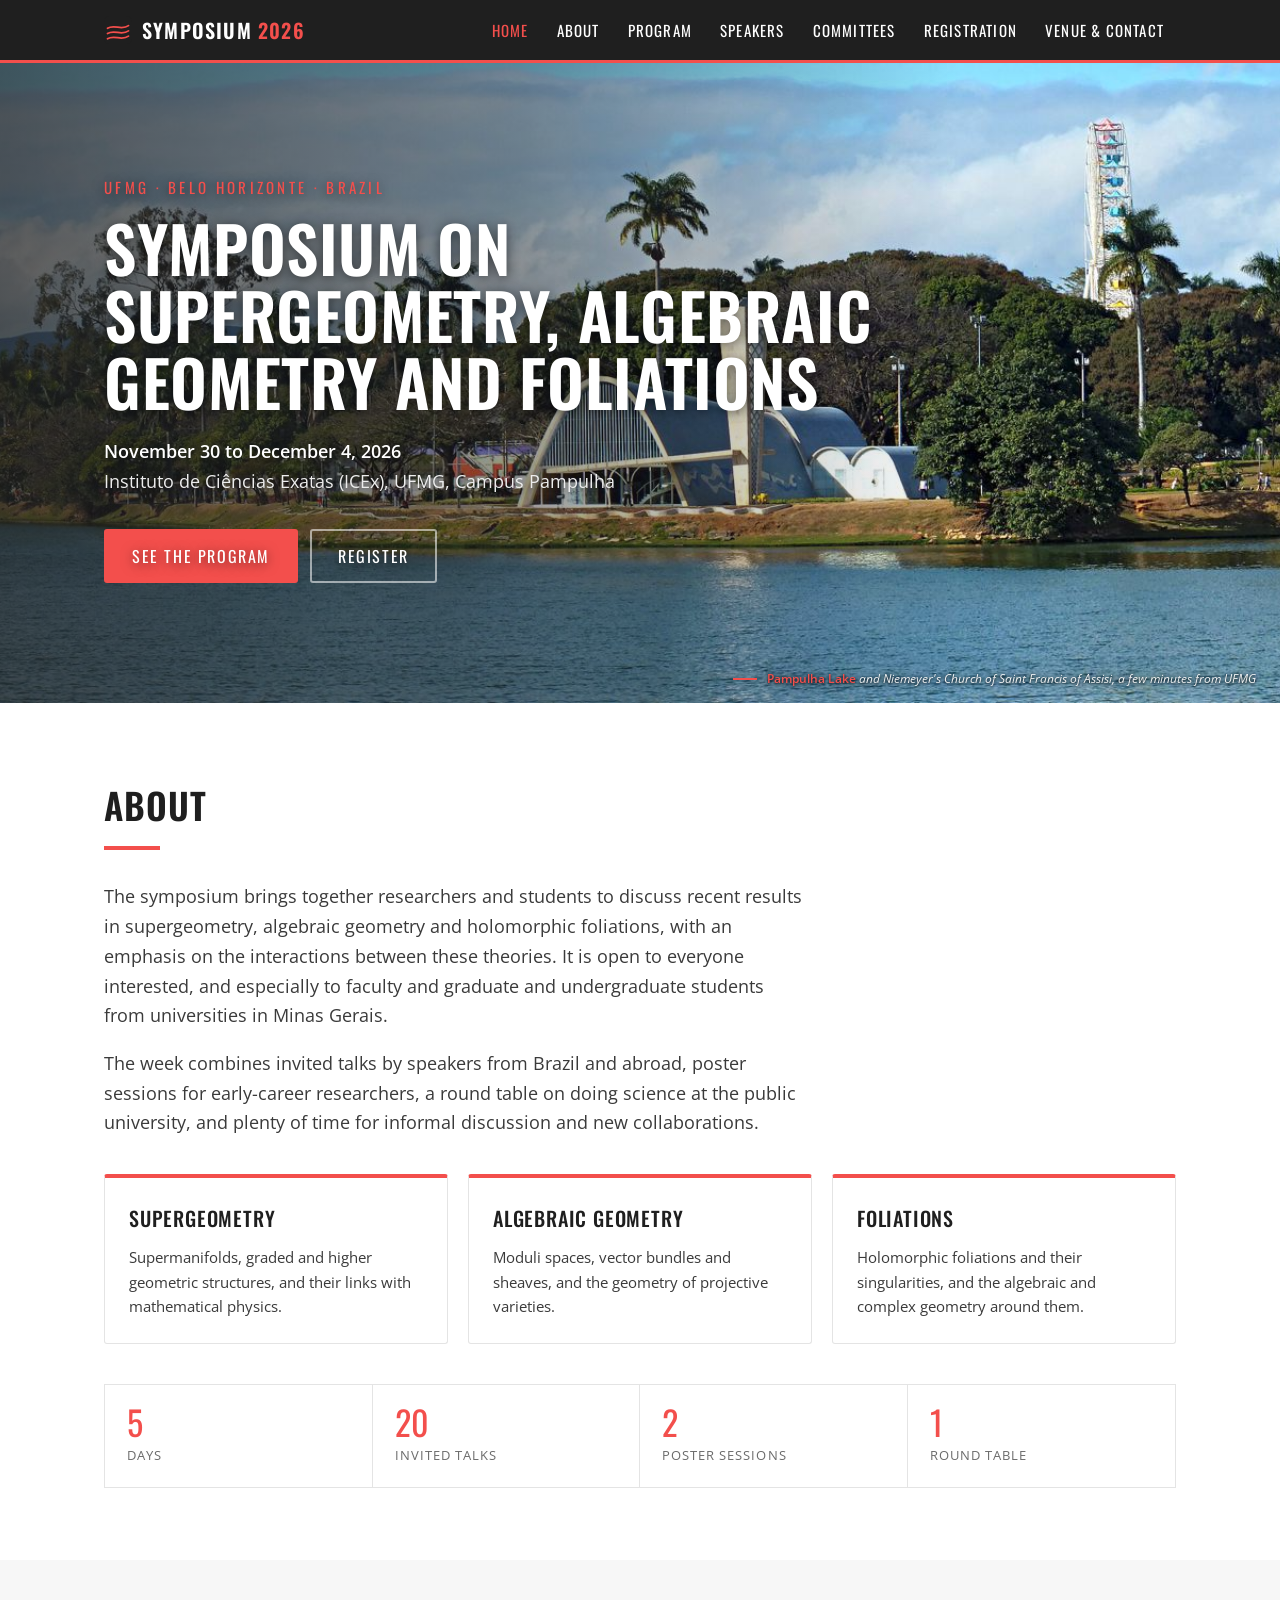
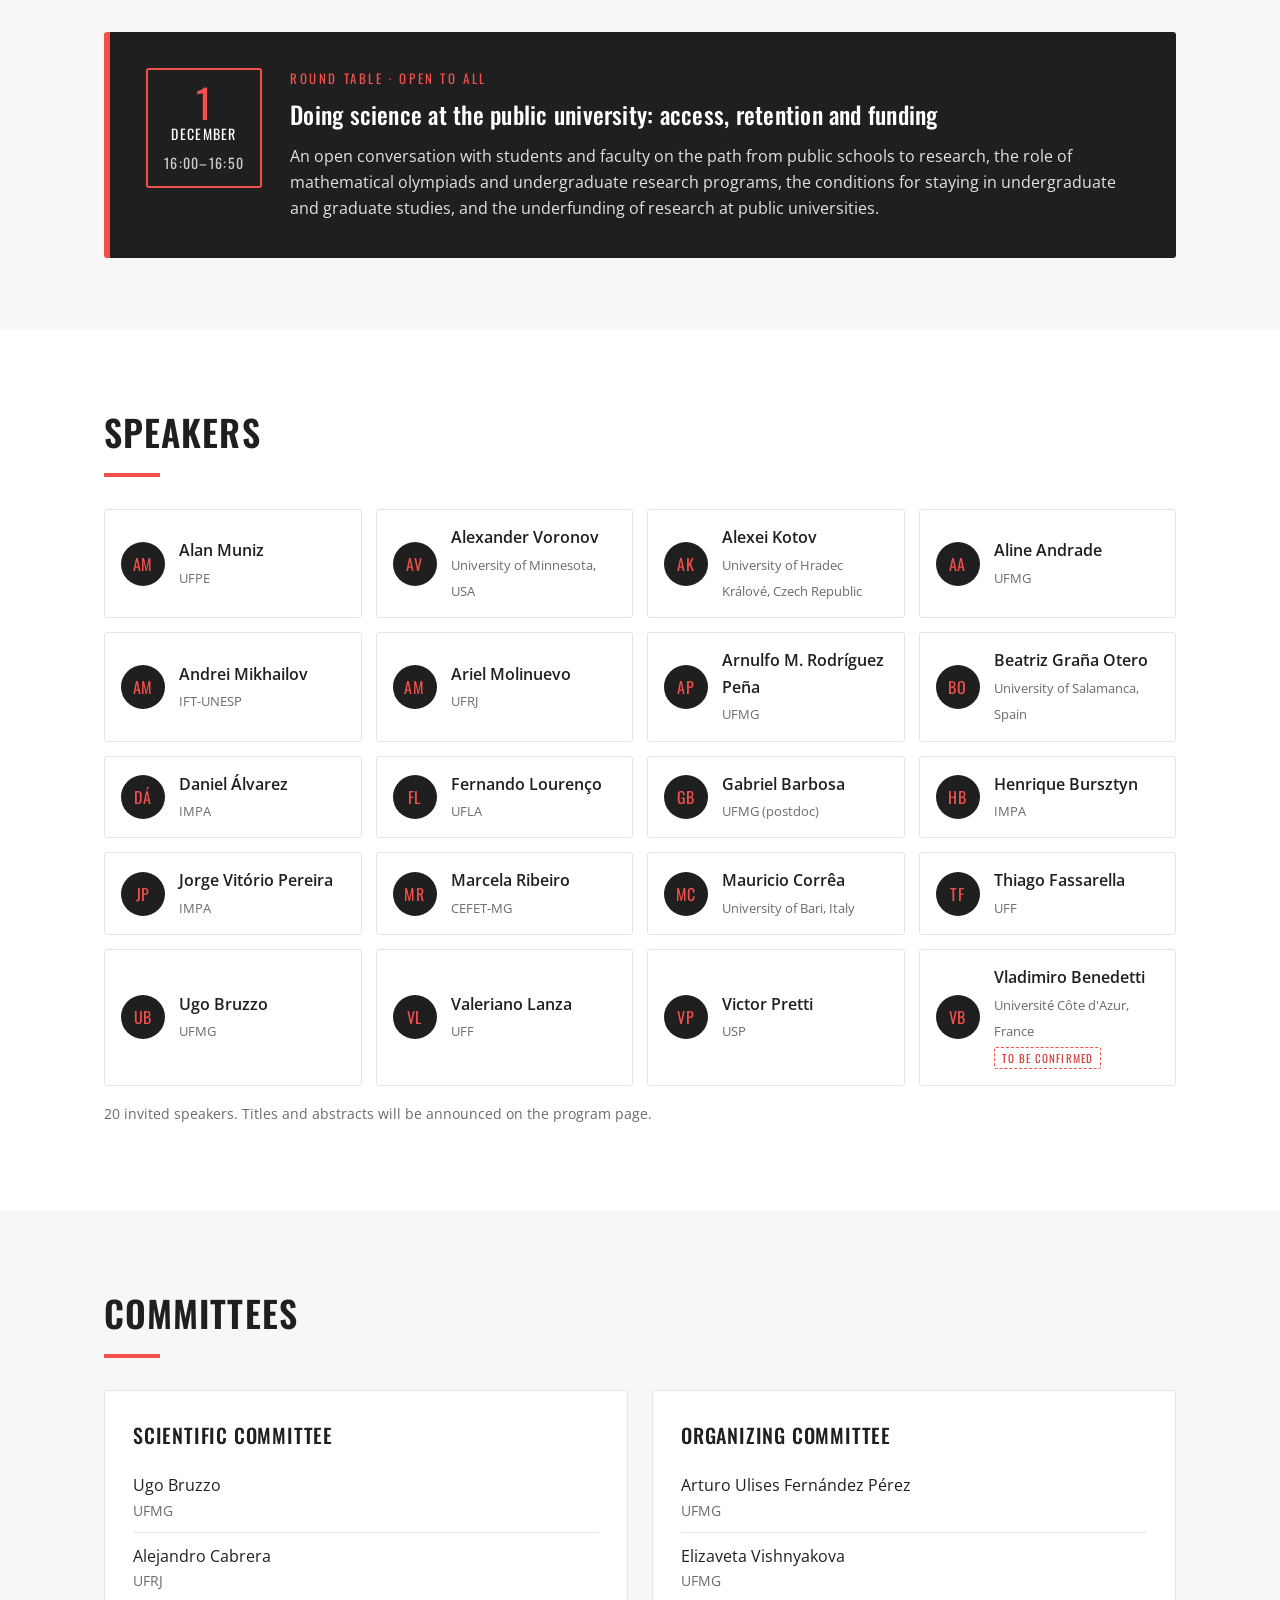
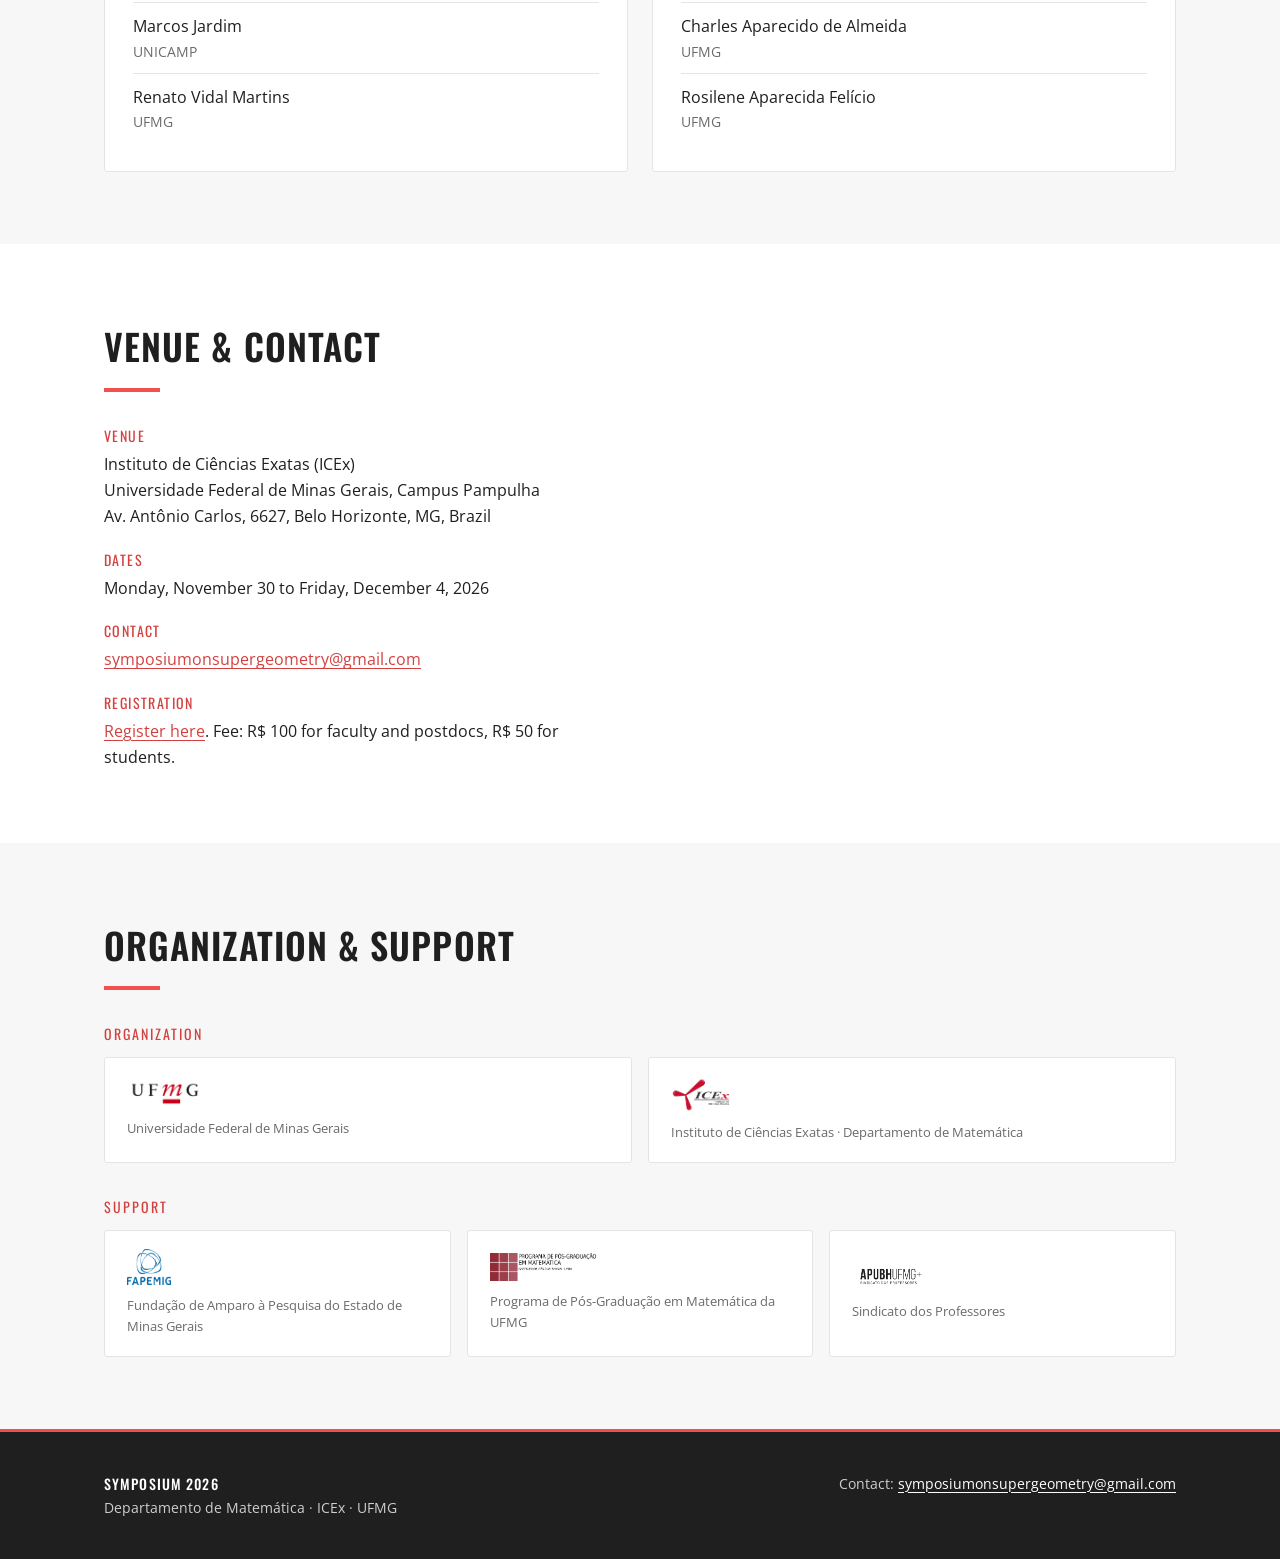
<file: index.html>
<!doctype html>
<html lang="en">
<head>
<meta charset="utf-8">
<meta name="viewport" content="width=device-width, initial-scale=1">
<title>FOLGA 2026 · Symposium on Supergeometry, Algebraic Geometry and Foliations</title>
<meta name="description" content="Symposium on Supergeometry, Algebraic Geometry and Foliations. November 30 to December 4, 2026, ICEx, UFMG, Belo Horizonte, Brazil.">
<meta property="og:title" content="Symposium on Supergeometry, Algebraic Geometry and Foliations">
<meta property="og:description" content="November 30 to December 4, 2026 · UFMG · Belo Horizonte, Brazil">
<link rel="icon" href="favicon.svg" type="image/svg+xml">
<link rel="preconnect" href="https://fonts.googleapis.com">
<link rel="preconnect" href="https://fonts.gstatic.com" crossorigin>
<link href="https://fonts.googleapis.com/css2?family=Open+Sans:ital,wght@0,400;0,600;0,700;1,400&family=Oswald:wght@400;500;600&display=swap" rel="stylesheet">
<link rel="stylesheet" href="styles.css">
</head>
<body>

<nav class="nav">
  <div class="wrap">
    <a class="brand" href="index.html"><img src="favicon.svg" alt=""><span>Symposium <b>2026</b></span></a>
    <button class="nav-toggle" aria-expanded="false" aria-controls="nav-links">Menu</button>
    <ul class="nav-links" id="nav-links">
      <li><a href="index.html" aria-current="page">Home</a></li>
      <li><a href="#about">About</a></li>
      <li><a href="program.html">Program</a></li>
      <li><a href="#speakers">Speakers</a></li>
      <li><a href="#committees">Committees</a></li>
      <li><a href="registration.html">Registration</a></li>
      <li><a href="#venue">Venue &amp; Contact</a></li>
    </ul>
  </div>
</nav>

<header class="hero">
  <div class="wrap">
    <p class="kicker">UFMG · Belo Horizonte · Brazil</p>
    <h1>Symposium on Supergeometry, Algebraic Geometry and Foliations</h1>
    <p class="meta"><strong>November 30 to December 4, 2026</strong><br>Instituto de Ciências Exatas (ICEx), UFMG, Campus Pampulha</p>
    <div class="btns">
      <a class="btn" href="program.html">See the program</a>
      <a class="btn ghost" href="registration.html">Register</a>
    </div>
  </div>
  <p class="hero-credit"><span><b>Pampulha Lake</b> and Niemeyer's Church of Saint Francis of Assisi, a few minutes from UFMG</span></p>
</header>


<section id="about">
  <div class="wrap">
    <div class="section-head">
      <h2>About</h2>
    </div>
    <p class="lead">The symposium brings together researchers and students to discuss recent results in supergeometry, algebraic geometry and holomorphic foliations, with an emphasis on the interactions between these theories. It is open to everyone interested, and especially to faculty and graduate and undergraduate students from universities in Minas Gerais.</p>
    <p class="lead">The week combines invited talks by speakers from Brazil and abroad, poster sessions for early-career researchers, a round table on doing science at the public university, and plenty of time for informal discussion and new collaborations.</p>

    <div class="topics">
      <div class="topic">
        <h3>Supergeometry</h3>
        <p>Supermanifolds, graded and higher geometric structures, and their links with mathematical physics.</p>
      </div>
      <div class="topic">
        <h3>Algebraic Geometry</h3>
        <p>Moduli spaces, vector bundles and sheaves, and the geometry of projective varieties.</p>
      </div>
      <div class="topic">
        <h3>Foliations</h3>
        <p>Holomorphic foliations and their singularities, and the algebraic and complex geometry around them.</p>
      </div>
    </div>

    <div class="facts">
      <div class="fact"><div class="n">5</div><div class="l">days</div></div>
      <div class="fact"><div class="n" id="n-speakers">20</div><div class="l">invited talks</div></div>
      <div class="fact"><div class="n" id="n-posters">2</div><div class="l">poster sessions</div></div>
      <div class="fact"><div class="n">1</div><div class="l">round table</div></div>
    </div>
  </div>
</section>

<section class="alt" id="round-table">
  <div class="wrap">
    <div class="feature">
      <div class="when"><div class="d">1</div><div class="m">December</div><div class="t">16:00–16:50</div></div>
      <div>
        <p class="tag">Round table · open to all</p>
        <h3>Doing science at the public university: access, retention and funding</h3>
        <p>An open conversation with students and faculty on the path from public schools to research, the role of mathematical olympiads and undergraduate research programs, the conditions for staying in undergraduate and graduate studies, and the underfunding of research at public universities.</p>
      </div>
    </div>
  </div>
</section>

<section id="speakers">
  <div class="wrap">
    <div class="section-head">
      <h2>Speakers</h2>
    </div>
    <div class="speakers" id="speaker-list"></div>
    <p class="status" id="speaker-status">Loading speakers…</p>
  </div>
</section>

<section class="alt" id="committees">
  <div class="wrap">
    <div class="section-head">
      <h2>Committees</h2>
    </div>
    <div class="committees">
      <div class="committee">
        <h3>Scientific Committee</h3>
        <ul>
          <li>Ugo Bruzzo<span>UFMG</span></li>
          <li>Alejandro Cabrera<span>UFRJ</span></li>
          <li>Marcos Jardim<span>UNICAMP</span></li>
          <li>Renato Vidal Martins<span>UFMG</span></li>
        </ul>
      </div>
      <div class="committee">
        <h3>Organizing Committee</h3>
        <ul>
          <li>Arturo Ulises Fernández Pérez<span>UFMG</span></li>
          <li>Elizaveta Vishnyakova<span>UFMG</span></li>
          <li>Charles Aparecido de Almeida<span>UFMG</span></li>
          <li>Rosilene Aparecida Felício<span>UFMG</span></li>
        </ul>
      </div>
    </div>
  </div>
</section>

<section id="venue">
  <div class="wrap">
    <div class="section-head">
      <h2>Venue &amp; Contact</h2>
    </div>
    <div class="venue">
      <dl>
        <dt>Venue</dt>
        <dd>Instituto de Ciências Exatas (ICEx)<br>Universidade Federal de Minas Gerais, Campus Pampulha<br>Av. Antônio Carlos, 6627, Belo Horizonte, MG, Brazil</dd>
        <dt>Dates</dt>
        <dd>Monday, November 30 to Friday, December 4, 2026</dd>
        <dt>Contact</dt>
        <dd><a href="mailto:symposiumonsupergeometry@gmail.com">symposiumonsupergeometry@gmail.com</a></dd>
        <dt>Registration</dt>
        <dd><a href="registration.html">Register here</a>. Fee: R$&nbsp;100 for faculty and postdocs, R$&nbsp;50 for students.</dd>
      </dl>
      <iframe title="Map of ICEx, UFMG" loading="lazy" referrerpolicy="no-referrer-when-downgrade"
        src="https://www.google.com/maps?q=ICEx+UFMG,+Av.+Ant%C3%B4nio+Carlos+6627,+Belo+Horizonte&output=embed"></iframe>
    </div>
  </div>
</section>

<section class="alt" id="support">
  <div class="wrap">
    <div class="section-head">
      <h2>Organization &amp; Support</h2>
    </div>
    <p class="org-label">Organization</p>
    <div class="support org">
      <div class="sponsor"><img src="img/logo-ufmg.png" alt="UFMG" class="logo"><span>Universidade Federal de Minas Gerais</span></div>
      <div class="sponsor"><img src="img/logo-icex.png" alt="ICEx" class="logo tall"><span>Instituto de Ciências Exatas · Departamento de Matemática</span></div>
    </div>
    <p class="org-label">Support</p>
    <div class="support">
      <div class="sponsor"><img src="img/logo-fapemig.png" alt="FAPEMIG" class="logo tall"><span>Fundação de Amparo à Pesquisa do Estado de Minas Gerais</span></div>
      <div class="sponsor"><img src="img/logo-ppgmat.png" alt="Programa de Pós-Graduação em Matemática, UFMG" class="logo"><span>Programa de Pós-Graduação em Matemática da UFMG</span></div>
      <div class="sponsor"><img src="img/logo-apubh.png" alt="APUBH UFMG+" class="logo"><span>Sindicato dos Professores</span></div>
    </div>
  </div>
</section>

<footer>
  <div class="wrap">
    <div><b>Symposium 2026</b><br>Departamento de Matemática · ICEx · UFMG</div>
    <div>Contact: <a href="mailto:symposiumonsupergeometry@gmail.com">symposiumonsupergeometry@gmail.com</a></div>
  </div>
</footer>

<script src="schedule.js"></script>
<script>
FOLGA.load().then(function(ev){
  FOLGA.renderSpeakers(document.getElementById('speaker-list'), document.getElementById('speaker-status'), ev);
  var n = ev.filter(function(e){ return e.type === 'talk' && e.speaker; }).length;
  if (n) document.getElementById('n-speakers').textContent = n;
  var np = ev.filter(function(e){ return e.type === 'posters'; }).length;
  document.getElementById('n-posters').textContent = np;
}).catch(function(err){
  document.getElementById('speaker-status').textContent = 'Could not load the speaker list right now. Please reload the page.';
  console.error(err);
});
</script>
</body>
</html>
</file>
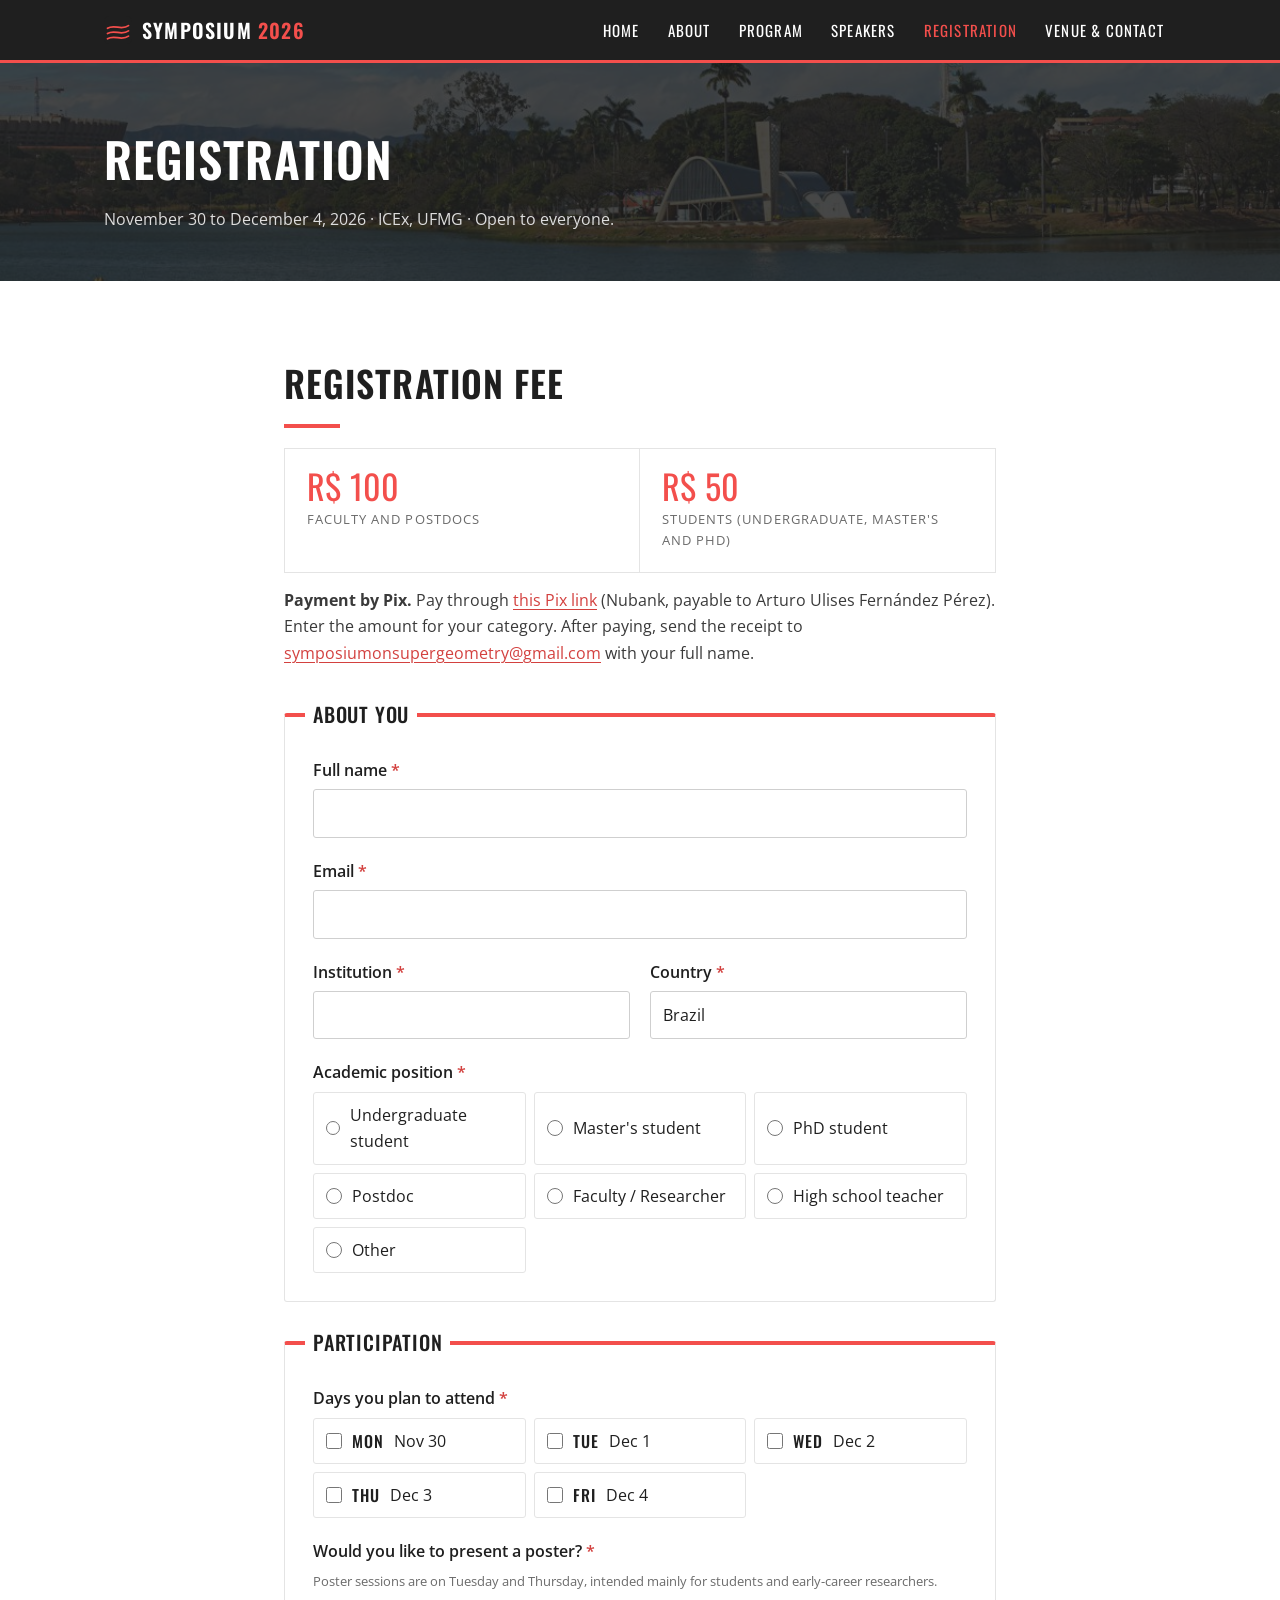
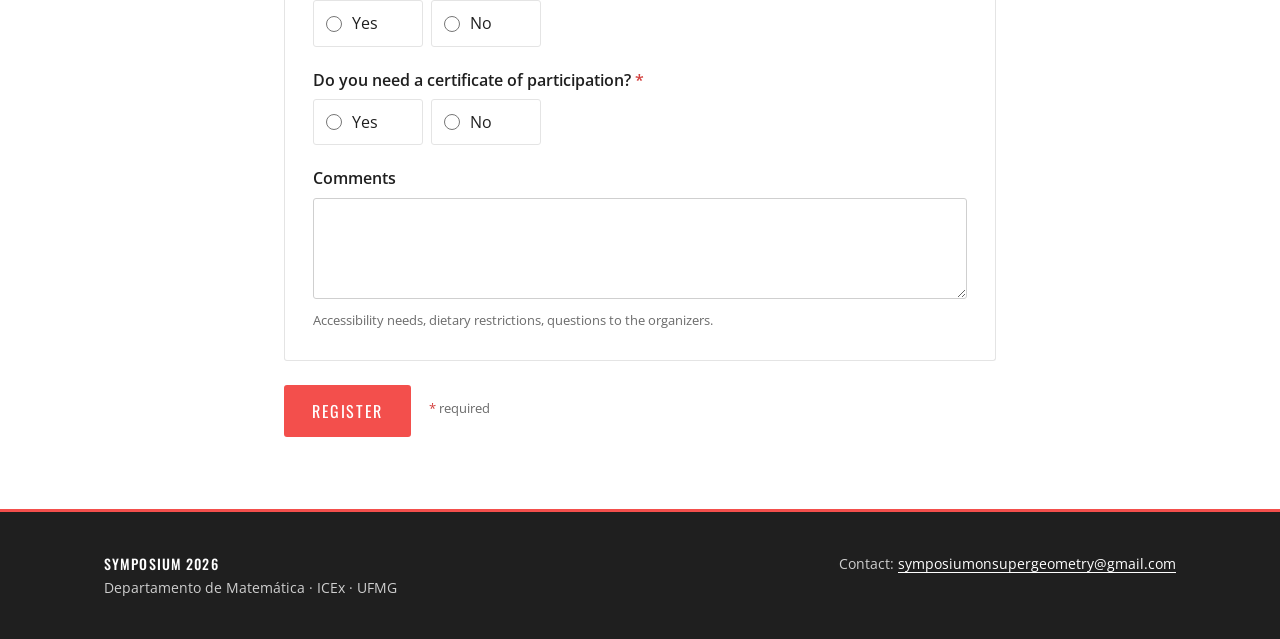
<file: registration.html>
<!doctype html>
<html lang="en">
<head>
<meta charset="utf-8">
<meta name="viewport" content="width=device-width, initial-scale=1">
<title>Registration · FOLGA 2026</title>
<meta name="description" content="Registration for the Symposium on Supergeometry, Algebraic Geometry and Foliations, November 30 to December 4, 2026, UFMG.">
<link rel="icon" href="favicon.svg" type="image/svg+xml">
<link rel="preconnect" href="https://fonts.googleapis.com">
<link rel="preconnect" href="https://fonts.gstatic.com" crossorigin>
<link href="https://fonts.googleapis.com/css2?family=Open+Sans:ital,wght@0,400;0,600;0,700;1,400&family=Oswald:wght@400;500;600&display=swap" rel="stylesheet">
<link rel="stylesheet" href="styles.css">
</head>
<body>

<nav class="nav">
  <div class="wrap">
    <a class="brand" href="index.html"><img src="favicon.svg" alt=""><span>Symposium <b>2026</b></span></a>
    <button class="nav-toggle" aria-expanded="false" aria-controls="nav-links">Menu</button>
    <ul class="nav-links" id="nav-links">
      <li><a href="index.html">Home</a></li>
      <li><a href="index.html#about">About</a></li>
      <li><a href="program.html">Program</a></li>
      <li><a href="index.html#speakers">Speakers</a></li>
      <li><a href="registration.html" aria-current="page">Registration</a></li>
      <li><a href="index.html#venue">Venue &amp; Contact</a></li>
    </ul>
  </div>
</nav>

<header class="page-head">
  <div class="wrap">
    <h1>Registration</h1>
    <p>November 30 to December 4, 2026 · ICEx, UFMG · Open to everyone.</p>
  </div>
</header>

<section>
  <div class="wrap reg">
    <div class="fees">
      <h2>Registration fee</h2>
      <div class="fee-grid">
        <div class="fee"><div class="v">R$ 100</div><div class="w">Faculty and postdocs</div></div>
        <div class="fee"><div class="v">R$ 50</div><div class="w">Students (undergraduate, master's and PhD)</div></div>
      </div>
      <p class="pay"><b>Payment by Pix.</b> <span id="pix-info">Pay through <a href="https://nubank.com.br/cobrar/13i3br/6ac4d555-4263-4c2e-b328-c64d985152ee" target="_blank" rel="noopener">this Pix link</a> (Nubank, payable to Arturo Ulises Fernández Pérez). Enter the amount for your category.</span> After paying, send the receipt to <a href="mailto:symposiumonsupergeometry@gmail.com?subject=FOLGA%202026%20registration%20payment">symposiumonsupergeometry@gmail.com</a> with your full name.</p>
    </div>

    <p class="reg-notice" id="reg-notice" hidden>Registration opens soon. In the meantime, write to
      <a href="mailto:symposiumonsupergeometry@gmail.com">symposiumonsupergeometry@gmail.com</a>.</p>

    <form id="reg-form" method="POST" target="reg-frame">
      <fieldset>
        <legend>About you</legend>
        <div class="field">
          <label for="f-name">Full name <i>*</i></label>
          <input id="f-name" type="text" data-key="name" autocomplete="name" required>
        </div>
        <div class="field">
          <label for="f-email">Email <i>*</i></label>
          <input id="f-email" type="email" data-key="email" autocomplete="email" required>
        </div>
        <div class="row">
          <div class="field">
            <label for="f-inst">Institution <i>*</i></label>
            <input id="f-inst" type="text" data-key="institution" autocomplete="organization" required>
          </div>
          <div class="field">
            <label for="f-country">Country <i>*</i></label>
            <input id="f-country" type="text" data-key="country" autocomplete="country-name" value="Brazil" required>
          </div>
        </div>
        <div class="field">
          <span class="lbl">Academic position <i>*</i></span>
          <div class="choices">
            <label><input type="radio" data-key="position" value="Undergraduate student" required> Undergraduate student</label>
            <label><input type="radio" data-key="position" value="Master's student"> Master's student</label>
            <label><input type="radio" data-key="position" value="PhD student"> PhD student</label>
            <label><input type="radio" data-key="position" value="Postdoc"> Postdoc</label>
            <label><input type="radio" data-key="position" value="Faculty / Researcher"> Faculty / Researcher</label>
            <label><input type="radio" data-key="position" value="High school teacher"> High school teacher</label>
            <label><input type="radio" data-key="position" value="Other"> Other</label>
          </div>
        </div>
      </fieldset>

      <fieldset>
        <legend>Participation</legend>
        <div class="field">
          <span class="lbl">Days you plan to attend <i>*</i></span>
          <div class="choices days">
            <label><input type="checkbox" data-key="days" value="Monday, Nov 30"> <b>Mon</b> Nov 30</label>
            <label><input type="checkbox" data-key="days" value="Tuesday, Dec 1"> <b>Tue</b> Dec 1</label>
            <label><input type="checkbox" data-key="days" value="Wednesday, Dec 2"> <b>Wed</b> Dec 2</label>
            <label><input type="checkbox" data-key="days" value="Thursday, Dec 3"> <b>Thu</b> Dec 3</label>
            <label><input type="checkbox" data-key="days" value="Friday, Dec 4"> <b>Fri</b> Dec 4</label>
          </div>
        </div>
        <div class="field">
          <span class="lbl">Would you like to present a poster? <i>*</i></span>
          <p class="hint">Poster sessions are on Tuesday and Thursday, intended mainly for students and early-career researchers.</p>
          <div class="choices inline">
            <label><input type="radio" data-key="poster" value="Yes" required> Yes</label>
            <label><input type="radio" data-key="poster" value="No"> No</label>
          </div>
        </div>
        <div class="poster-fields" id="poster-fields" hidden>
          <div class="field">
            <label for="f-ptitle">Poster title <i>*</i></label>
            <input id="f-ptitle" type="text" data-key="poster_title">
          </div>
          <div class="field">
            <label for="f-pabs">Poster abstract <i>*</i></label>
            <textarea id="f-pabs" rows="6" data-key="poster_abstract"></textarea>
            <p class="hint">LaTeX between $...$ is fine.</p>
          </div>
        </div>
        <div class="field">
          <span class="lbl">Do you need a certificate of participation? <i>*</i></span>
          <div class="choices inline">
            <label><input type="radio" data-key="certificate" value="Yes" required> Yes</label>
            <label><input type="radio" data-key="certificate" value="No"> No</label>
          </div>
        </div>
        <div class="field">
          <label for="f-comments">Comments</label>
          <textarea id="f-comments" rows="3" data-key="comments"></textarea>
          <p class="hint">Accessibility needs, dietary restrictions, questions to the organizers.</p>
        </div>
      </fieldset>

      <div class="reg-actions">
        <button class="btn" type="submit" id="reg-submit">Register</button>
        <span class="hint"><i>*</i> required</span>
      </div>
    </form>

    <div class="reg-done" id="reg-done" hidden>
      <h3>Thank you!</h3>
      <p>Your registration was received. To complete it, pay the fee through <a href="https://nubank.com.br/cobrar/13i3br/6ac4d555-4263-4c2e-b328-c64d985152ee" target="_blank" rel="noopener">this Pix link</a> (enter R$&nbsp;100 or R$&nbsp;50, according to your category) and send the receipt to <a href="mailto:symposiumonsupergeometry@gmail.com?subject=FOLGA%202026%20registration%20payment">symposiumonsupergeometry@gmail.com</a> with your full name.</p>
      <p>See you at UFMG, from November 30 to December 4.</p>
      <p><a href="program.html">See the program</a> · <a href="index.html">Back to the home page</a></p>
    </div>

    <iframe name="reg-frame" id="reg-frame" title="" hidden></iframe>
  </div>
</section>

<footer>
  <div class="wrap">
    <div><b>Symposium 2026</b><br>Departamento de Matemática · ICEx · UFMG</div>
    <div>Contact: <a href="mailto:symposiumonsupergeometry@gmail.com">symposiumonsupergeometry@gmail.com</a></div>
  </div>
</footer>

<script src="schedule.js"></script>
<script src="registration.js"></script>
</body>
</html>
</file>
<file: styles.css>
/* FOLGA 2026 — Symposium on Supergeometry, Algebraic Geometry and Foliations
   Visual identity follows sites.google.com/view/folgaufmg: Oswald + Open Sans,
   coral red on charcoal and white. */

:root{
  --coral:#F34F4C;
  --coral-dark:#D3413F;
  --coral-soft:#FDECEB;
  --ink:#1F1F1F;
  --ink-2:#3A3A3A;
  --muted:#6B6B6B;
  --line:#E4E4E4;
  --paper:#FFFFFF;
  --paper-2:#F7F7F7;
  --head:'Oswald', 'Arial Narrow', sans-serif;
  --body:'Open Sans', system-ui, sans-serif;
  --wrap:1120px;
}

*{ box-sizing:border-box; }
html{ scroll-behavior:smooth; scroll-padding-top:72px; }
body{
  margin:0; background:var(--paper); color:var(--ink);
  font-family:var(--body); font-size:16px; line-height:1.65;
  -webkit-font-smoothing:antialiased;
}
img{ max-width:100%; display:block; }
a{ color:var(--coral-dark); text-decoration-thickness:1px; text-underline-offset:3px; }
a:hover{ color:var(--coral); }
.wrap{ max-width:var(--wrap); margin:0 auto; padding:0 24px; }

/* ---------- Nav ---------- */
.nav{
  position:sticky; top:0; z-index:50;
  background:var(--ink); color:#fff;
  border-bottom:3px solid var(--coral);
}
.nav .wrap{ display:flex; align-items:center; justify-content:space-between; height:60px; gap:16px; }
.brand{
  display:flex; align-items:center; gap:10px;
  font-family:var(--head); font-weight:600; font-size:20px; letter-spacing:.06em;
  color:#fff; text-decoration:none; text-transform:uppercase;
}
.brand img{ width:28px; height:28px; }
.brand span b{ color:var(--coral); font-weight:600; }
.nav-links{ display:flex; gap:4px; list-style:none; margin:0; padding:0; }
.nav-links a{
  display:block; padding:8px 12px; color:#fff; text-decoration:none;
  font-family:var(--head); font-size:15px; letter-spacing:.08em; text-transform:uppercase;
  border-radius:3px;
}
.nav-links a:hover, .nav-links a[aria-current="page"]{ color:var(--coral); }
.nav-toggle{
  display:none; background:none; border:1px solid rgba(255,255,255,.3); color:#fff;
  font-family:var(--head); letter-spacing:.08em; text-transform:uppercase;
  padding:6px 12px; border-radius:3px; cursor:pointer;
}

/* ---------- Hero ---------- */
.hero{
  position:relative; overflow:hidden;
  background:var(--ink) url("img/pampulha.jpg") 62% 62%/cover no-repeat;
  color:#fff; padding:112px 0 120px;
}
.hero::after{
  content:""; position:absolute; inset:0;
  background:linear-gradient(90deg, rgba(31,31,31,.72) 0%, rgba(31,31,31,.45) 40%, rgba(31,31,31,0) 75%);
}
.hero-credit{
  position:absolute; z-index:1; right:24px; bottom:14px; margin:0;
  display:flex; align-items:center; gap:10px;
  font-size:12px; font-style:italic; color:rgba(255,255,255,.92); text-shadow:0 1px 3px rgba(0,0,0,.9), 0 0 10px rgba(0,0,0,.6);
}
.hero-credit::before{ content:""; width:24px; height:2px; background:var(--coral); flex:none; }
.hero-credit b{ color:var(--coral); font-style:normal; font-weight:600; }
.hero .wrap{ position:relative; z-index:1; text-shadow:0 2px 12px rgba(0,0,0,.55); }
.kicker{
  font-family:var(--head); font-size:15px; letter-spacing:.22em; text-transform:uppercase;
  color:var(--coral); margin:0 0 14px;
}
.hero h1{
  font-family:var(--head); font-weight:600; text-transform:uppercase;
  font-size:clamp(34px, 5.6vw, 64px); line-height:1.05; letter-spacing:.01em;
  margin:0 0 22px; max-width:22ch;
}
.hero .meta{ font-size:18px; margin:0 0 32px; color:#EDEDED; }
.hero .meta strong{ color:#fff; font-weight:600; }
.btns{ display:flex; flex-wrap:wrap; gap:12px; }
.btn{
  display:inline-block; padding:12px 26px; border-radius:3px;
  font-family:var(--head); font-size:16px; letter-spacing:.1em; text-transform:uppercase;
  text-decoration:none; border:2px solid var(--coral);
  background:var(--coral); color:#fff;
}
.btn:hover{ background:var(--coral-dark); border-color:var(--coral-dark); color:#fff; }
.btn.ghost{ background:transparent; border-color:rgba(255,255,255,.55); }
.btn.ghost:hover{ border-color:#fff; background:rgba(255,255,255,.06); }
.btn[aria-disabled="true"]{ opacity:.6; cursor:default; pointer-events:none; }

.page-head{
  background:var(--ink) url("img/pampulha-1200.jpg") 62% 62%/cover no-repeat; color:#fff;
  position:relative; padding:56px 0 48px;
}
.page-head::after{ content:""; position:absolute; inset:0; background:rgba(31,31,31,.82); }
.page-head .wrap{ position:relative; z-index:1; }
.page-head h1{
  font-family:var(--head); font-weight:600; text-transform:uppercase;
  font-size:clamp(32px, 4.6vw, 48px); margin:0; letter-spacing:.02em;
}
.page-head p{ margin:8px 0 0; color:#DDD; }

/* ---------- Sections ---------- */
section{ padding:72px 0; }
section.alt{ background:var(--paper-2); }
h2{
  font-family:var(--head); font-weight:600; text-transform:uppercase;
  font-size:clamp(26px, 3.4vw, 36px); letter-spacing:.03em; margin:0 0 8px;
}
h2::after{
  content:""; display:block; width:56px; height:4px; background:var(--coral); margin-top:12px;
}
h3{ font-family:var(--head); font-weight:500; font-size:20px; letter-spacing:.04em; text-transform:uppercase; margin:0 0 10px; }
.lead{ font-size:18px; color:var(--ink-2); max-width:70ch; }
.section-head{ margin-bottom:32px; }

.topics{ display:grid; grid-template-columns:repeat(3, 1fr); gap:20px; margin-top:36px; }
.topic{
  background:var(--paper); border:1px solid var(--line); border-top:4px solid var(--coral);
  padding:24px; border-radius:3px;
}
.topic p{ margin:0; color:var(--ink-2); font-size:15px; }

.facts{ display:grid; grid-template-columns:repeat(4, 1fr); gap:0; margin-top:40px; border:1px solid var(--line); background:var(--paper); }
.fact{ padding:20px 22px; border-right:1px solid var(--line); }
.fact:last-child{ border-right:0; }
.fact .n{ font-family:var(--head); font-size:34px; color:var(--coral); line-height:1; }
.fact .l{ font-size:13px; text-transform:uppercase; letter-spacing:.08em; color:var(--muted); margin-top:6px; }

/* Round table feature */
.feature{
  display:grid; grid-template-columns:auto 1fr; gap:28px; align-items:start;
  background:var(--ink); color:#fff; padding:36px; border-radius:3px;
  border-left:6px solid var(--coral);
}
.feature .when{
  font-family:var(--head); text-transform:uppercase; letter-spacing:.08em; text-align:center;
  border:2px solid var(--coral); padding:12px 16px; border-radius:3px; min-width:110px;
}
.feature .when .d{ font-size:40px; line-height:1; color:var(--coral); }
.feature .when .m{ font-size:14px; }
.feature .when .t{ font-size:14px; color:#CCC; margin-top:6px; }
.feature h3{ font-size:24px; text-transform:none; letter-spacing:.01em; margin-bottom:8px; }
.feature .tag{ font-family:var(--head); font-size:13px; letter-spacing:.2em; text-transform:uppercase; color:var(--coral); margin:0 0 6px; }
.feature p{ margin:0; color:#E2E2E2; }

/* Speakers */
.speakers{ display:grid; grid-template-columns:repeat(auto-fill, minmax(230px, 1fr)); gap:14px; }
.spk{
  display:flex; gap:14px; align-items:center; padding:14px 16px;
  background:var(--paper); border:1px solid var(--line); border-radius:3px;
  text-decoration:none; color:inherit;
}
a.spk:hover{ border-color:var(--coral); color:inherit; }
.spk .av{
  flex:none; width:44px; height:44px; border-radius:50%;
  background:var(--ink); color:var(--coral);
  display:grid; place-items:center; font-family:var(--head); font-size:16px; letter-spacing:.04em;
}
.spk .nm{ font-weight:600; line-height:1.25; }
.spk .af{ font-size:13px; color:var(--muted); line-height:1.3; }
.status{ font-size:14px; color:var(--muted); margin-top:16px; }

/* Committees */
.committees{ display:grid; grid-template-columns:1fr 1fr; gap:24px; }
.committee{ background:var(--paper); border:1px solid var(--line); padding:28px; border-radius:3px; }
.committee ul{ list-style:none; margin:0; padding:0; }
.committee li{ padding:10px 0; border-bottom:1px solid var(--line); }
.committee li:last-child{ border-bottom:0; }
.committee li span{ display:block; font-size:14px; color:var(--muted); }
.role{ color:var(--coral-dark); font-size:13px; font-weight:600; text-transform:uppercase; letter-spacing:.06em; margin-left:6px; }

/* Venue */
.venue{ display:grid; grid-template-columns:1fr 1fr; gap:32px; align-items:stretch; }
.venue iframe{ width:100%; min-height:320px; height:100%; border:0; border-radius:3px; filter:grayscale(.25); }
.venue dl{ margin:0; }
.venue dt{ font-family:var(--head); text-transform:uppercase; letter-spacing:.1em; font-size:14px; color:var(--coral-dark); margin-top:18px; }
.venue dt:first-child{ margin-top:0; }
.venue dd{ margin:4px 0 0; }

/* Support */
.support{ display:flex; flex-wrap:wrap; gap:16px; }
.sponsor{
  flex:1 1 220px; display:flex; flex-direction:column; justify-content:center; min-height:96px;
  border:1px solid var(--line); padding:18px 22px; border-radius:3px; background:var(--paper);
}
.sponsor b{ font-family:var(--head); font-weight:600; font-size:22px; letter-spacing:.04em; }
.sponsor span{ font-size:13px; color:var(--muted); }

/* ---------- Program ---------- */
.prog-tools{ display:flex; flex-wrap:wrap; gap:10px; align-items:center; justify-content:space-between; margin-bottom:20px; }
.legend{ display:flex; flex-wrap:wrap; gap:14px; font-size:13px; color:var(--muted); }
.legend i{ display:inline-block; width:12px; height:12px; border-radius:2px; vertical-align:-1px; margin-right:6px; border:1px solid rgba(0,0,0,.08); }
.day-tabs{ display:none; gap:6px; flex-wrap:wrap; margin-bottom:16px; }
.day-tabs button{
  font-family:var(--head); text-transform:uppercase; letter-spacing:.08em; font-size:14px;
  border:1px solid var(--line); background:var(--paper); color:var(--ink);
  padding:8px 12px; border-radius:3px; cursor:pointer;
}
.day-tabs button[aria-selected="true"]{ background:var(--ink); color:#fff; border-color:var(--ink); }

.grid-wrap{ overflow-x:auto; border:1px solid var(--line); border-radius:3px; background:var(--paper); }
table.grid{ width:100%; border-collapse:collapse; min-width:860px; table-layout:fixed; }
.grid th, .grid td{ border:1px solid var(--line); padding:10px 10px; vertical-align:middle; text-align:center; font-size:14px; line-height:1.35; }
.grid thead th{
  background:var(--ink); color:#fff; font-family:var(--head); font-weight:500;
  text-transform:uppercase; letter-spacing:.08em; font-size:15px; border-color:#333;
}
.grid thead th small{ display:block; font-family:var(--body); font-size:12px; color:#BBB; letter-spacing:0; text-transform:none; }
.grid th.time-h{ width:110px; }
.grid td.time{ font-family:var(--head); font-size:14px; letter-spacing:.04em; color:var(--ink-2); background:var(--paper-2); white-space:nowrap; }
.grid td a{ color:inherit; text-decoration:none; }
.grid td a:hover .who{ color:var(--coral-dark); text-decoration:underline; }
.grid .who{ display:block; font-weight:600; }
.grid .aff{ display:block; font-size:12px; color:var(--muted); }
.grid .ttl{ display:block; font-size:12px; font-style:italic; color:var(--ink-2); margin-top:3px; }

.t-coffee{ background:var(--coral-soft); color:var(--coral-dark); font-weight:600; }
.t-lunch{ background:var(--paper-2); color:var(--muted); font-weight:600; }
.t-posters{ background:#EEF3F1; }
.t-roundtable{ background:#FFF; box-shadow:inset 0 0 0 2px var(--coral); }
.t-roundtable .who{ color:var(--coral-dark); }
.t-opening, .t-closing, .t-social{ background:#ECECEC; font-weight:600; }
.t-reception{ color:var(--muted); }
.t-free{ background:repeating-linear-gradient(45deg, #F4F4F4 0 8px, #FAFAFA 8px 16px); color:var(--muted); }
.grid td.now{ outline:3px solid var(--coral); outline-offset:-3px; }

/* Day list (mobile) */
.day-list{ display:none; list-style:none; margin:0; padding:0; border:1px solid var(--line); border-radius:3px; background:var(--paper); }
.day-list li{ display:grid; grid-template-columns:96px 1fr; border-bottom:1px solid var(--line); }
.day-list li:last-child{ border-bottom:0; }
.day-list .tm{ font-family:var(--head); font-size:14px; padding:12px; background:var(--paper-2); color:var(--ink-2); }
.day-list .ev{ padding:12px 14px; font-size:15px; }
.day-list .ev .who{ font-weight:600; display:block; }
.day-list .ev .aff{ font-size:13px; color:var(--muted); display:block; }
.day-list .ev .ttl{ font-size:13px; font-style:italic; display:block; margin-top:2px; }
.day-list a{ color:inherit; text-decoration:none; }

/* Talks */
.talks{ display:grid; gap:12px; }
.talk{ background:var(--paper); border:1px solid var(--line); border-left:4px solid var(--coral); padding:18px 22px; border-radius:3px; }
.talk:target{ box-shadow:0 0 0 3px var(--coral-soft); border-color:var(--coral); }
.talk .hd{ display:flex; flex-wrap:wrap; justify-content:space-between; gap:6px 16px; align-items:baseline; }
.talk .who{ font-weight:700; font-size:17px; }
.talk .aff{ color:var(--muted); font-size:14px; }
.talk .slot{ font-family:var(--head); letter-spacing:.06em; font-size:14px; color:var(--coral-dark); text-transform:uppercase; }
.talk .ttl{ margin-top:6px; font-size:16px; }
.talk .ttl.pending{ color:var(--muted); font-style:italic; }
.talk details{ margin-top:8px; }
.talk summary{ cursor:pointer; font-size:14px; color:var(--coral-dark); font-weight:600; }
.talk .abs{ margin-top:8px; color:var(--ink-2); font-size:15px; }

/* ---------- Footer ---------- */
footer{ background:var(--ink); color:#CFCFCF; padding:40px 0; font-size:14px; border-top:3px solid var(--coral); }
footer .wrap{ display:flex; flex-wrap:wrap; justify-content:space-between; gap:16px; }
footer a{ color:#fff; }
footer b{ color:#fff; font-family:var(--head); font-weight:500; letter-spacing:.08em; text-transform:uppercase; }

/* ---------- Responsive ---------- */
@media (max-width: 900px){
  .topics{ grid-template-columns:1fr; }
  .facts{ grid-template-columns:1fr 1fr; }
  .fact:nth-child(2){ border-right:0; }
  .fact:nth-child(-n+2){ border-bottom:1px solid var(--line); }
  .committees, .venue{ grid-template-columns:1fr; }
}
@media (max-width: 760px){
  .wrap{ padding:0 16px; }
  .nav-toggle{ display:block; }
  .nav-links{
    display:none; position:absolute; top:63px; left:0; right:0;
    flex-direction:column; background:var(--ink); padding:8px 16px 16px; border-bottom:3px solid var(--coral);
  }
  .nav-links.open{ display:flex; }
  .hero{ padding:64px 0 72px; background-image:url("img/pampulha-1200.jpg"); }
  .hero::after{ background:linear-gradient(180deg, rgba(31,31,31,.7) 0%, rgba(31,31,31,.5) 60%, rgba(31,31,31,.25) 100%); }
  .hero-credit{ left:16px; right:16px; font-size:11px; }
  section{ padding:52px 0; }
  .feature{ grid-template-columns:1fr; padding:24px; }
  .feature .when{ justify-self:start; }
  .day-tabs{ display:flex; }
  .grid-wrap{ display:none; }
  .day-list{ display:block; }
}

/* Speaker not yet confirmed */
.tbc{
  display:inline-block; margin-top:4px; padding:1px 7px; border-radius:2px;
  border:1px dashed var(--coral); color:var(--coral-dark);
  font-family:var(--head); font-size:11px; letter-spacing:.1em; text-transform:uppercase; font-style:normal;
}

/* ---------- Registration ---------- */
.reg{ max-width:760px; }
.reg-notice{
  background:var(--coral-soft); border-left:4px solid var(--coral); padding:14px 18px;
  border-radius:3px; margin:0 0 24px; color:var(--ink-2);
}
.reg fieldset{
  border:1px solid var(--line); border-top:4px solid var(--coral); border-radius:3px;
  background:var(--paper); padding:26px 28px 8px; margin:0 0 24px;
}
.reg legend{
  font-family:var(--head); font-weight:500; font-size:20px; letter-spacing:.04em; text-transform:uppercase;
  padding:0 8px; margin-left:-8px;
}
.reg .field{ margin-bottom:20px; }
.reg .row{ display:grid; grid-template-columns:1fr 1fr; gap:0 20px; }
.reg label, .reg .lbl{ display:block; font-weight:600; margin-bottom:6px; }
.reg i{ color:var(--coral-dark); font-style:normal; }
.reg input[type=text], .reg input[type=email], .reg textarea{
  width:100%; font:inherit; color:var(--ink); background:var(--paper);
  border:1px solid #CFCFCF; border-radius:3px; padding:10px 12px;
}
.reg textarea{ resize:vertical; }
.reg input:focus, .reg textarea:focus{ outline:none; border-color:var(--coral); box-shadow:0 0 0 3px var(--coral-soft); }
.reg .hint{ font-size:13px; color:var(--muted); margin:4px 0 8px; }
.reg .choices{ display:grid; grid-template-columns:repeat(auto-fill, minmax(210px, 1fr)); gap:8px; }
.reg .choices.inline{ display:flex; flex-wrap:wrap; gap:8px; }
.reg .choices label{
  display:flex; align-items:center; gap:10px; margin:0; font-weight:400; cursor:pointer;
  border:1px solid var(--line); border-radius:3px; padding:9px 12px; background:var(--paper);
}
.reg .choices.inline label{ min-width:110px; }
.reg .choices label:hover{ border-color:var(--coral); }
.reg .choices label:has(input:checked){ border-color:var(--coral); background:var(--coral-soft); }
.reg .choices input{ accent-color:var(--coral); width:16px; height:16px; margin:0; }
.reg .days b{ font-family:var(--head); font-weight:500; letter-spacing:.06em; text-transform:uppercase; }
.reg .poster-fields{ border-left:3px solid var(--coral-soft); padding-left:16px; margin-bottom:20px; }
.reg-actions{ display:flex; align-items:center; gap:18px; }
.reg-actions .btn{ cursor:pointer; }
.reg-actions .btn:disabled{ opacity:.55; cursor:default; }
.reg-done{
  background:var(--ink); color:#fff; padding:32px 36px; border-radius:3px; border-left:6px solid var(--coral);
}
.reg-done h3{ font-size:26px; color:var(--coral); }
.reg-done p{ color:#E2E2E2; margin:0 0 8px; }
.reg-done a{ color:#fff; }
@media (max-width: 760px){
  .reg .row{ grid-template-columns:1fr; }
  .reg fieldset{ padding:20px 16px 4px; }
}

/* Registration fee */
.fees{ margin-bottom:32px; }
.fee-grid{ display:grid; grid-template-columns:1fr 1fr; gap:0; border:1px solid var(--line); background:var(--paper); margin-top:20px; }
.fee{ padding:20px 22px; border-right:1px solid var(--line); }
.fee:last-child{ border-right:0; }
.fee .v{ font-family:var(--head); font-size:34px; color:var(--coral); line-height:1; }
.fee .w{ font-size:13px; text-transform:uppercase; letter-spacing:.08em; color:var(--muted); margin-top:6px; }
.fees .pay{ margin:14px 0 0; color:var(--ink-2); }
@media (max-width: 760px){
  .fee-grid{ grid-template-columns:1fr; }
  .fee{ border-right:0; border-bottom:1px solid var(--line); }
  .fee:last-child{ border-bottom:0; }
}

/* Sponsor logos */
.sponsor .logo{ align-self:flex-start; height:28px; width:auto; max-width:100%; object-fit:contain; margin-bottom:10px; }
.sponsor .logo.tall{ height:36px; }
.org-label{ font-family:var(--head); text-transform:uppercase; letter-spacing:.14em; font-size:14px; color:var(--coral-dark); margin:0 0 12px; }
.support.org{ margin-bottom:32px; }
</file>
